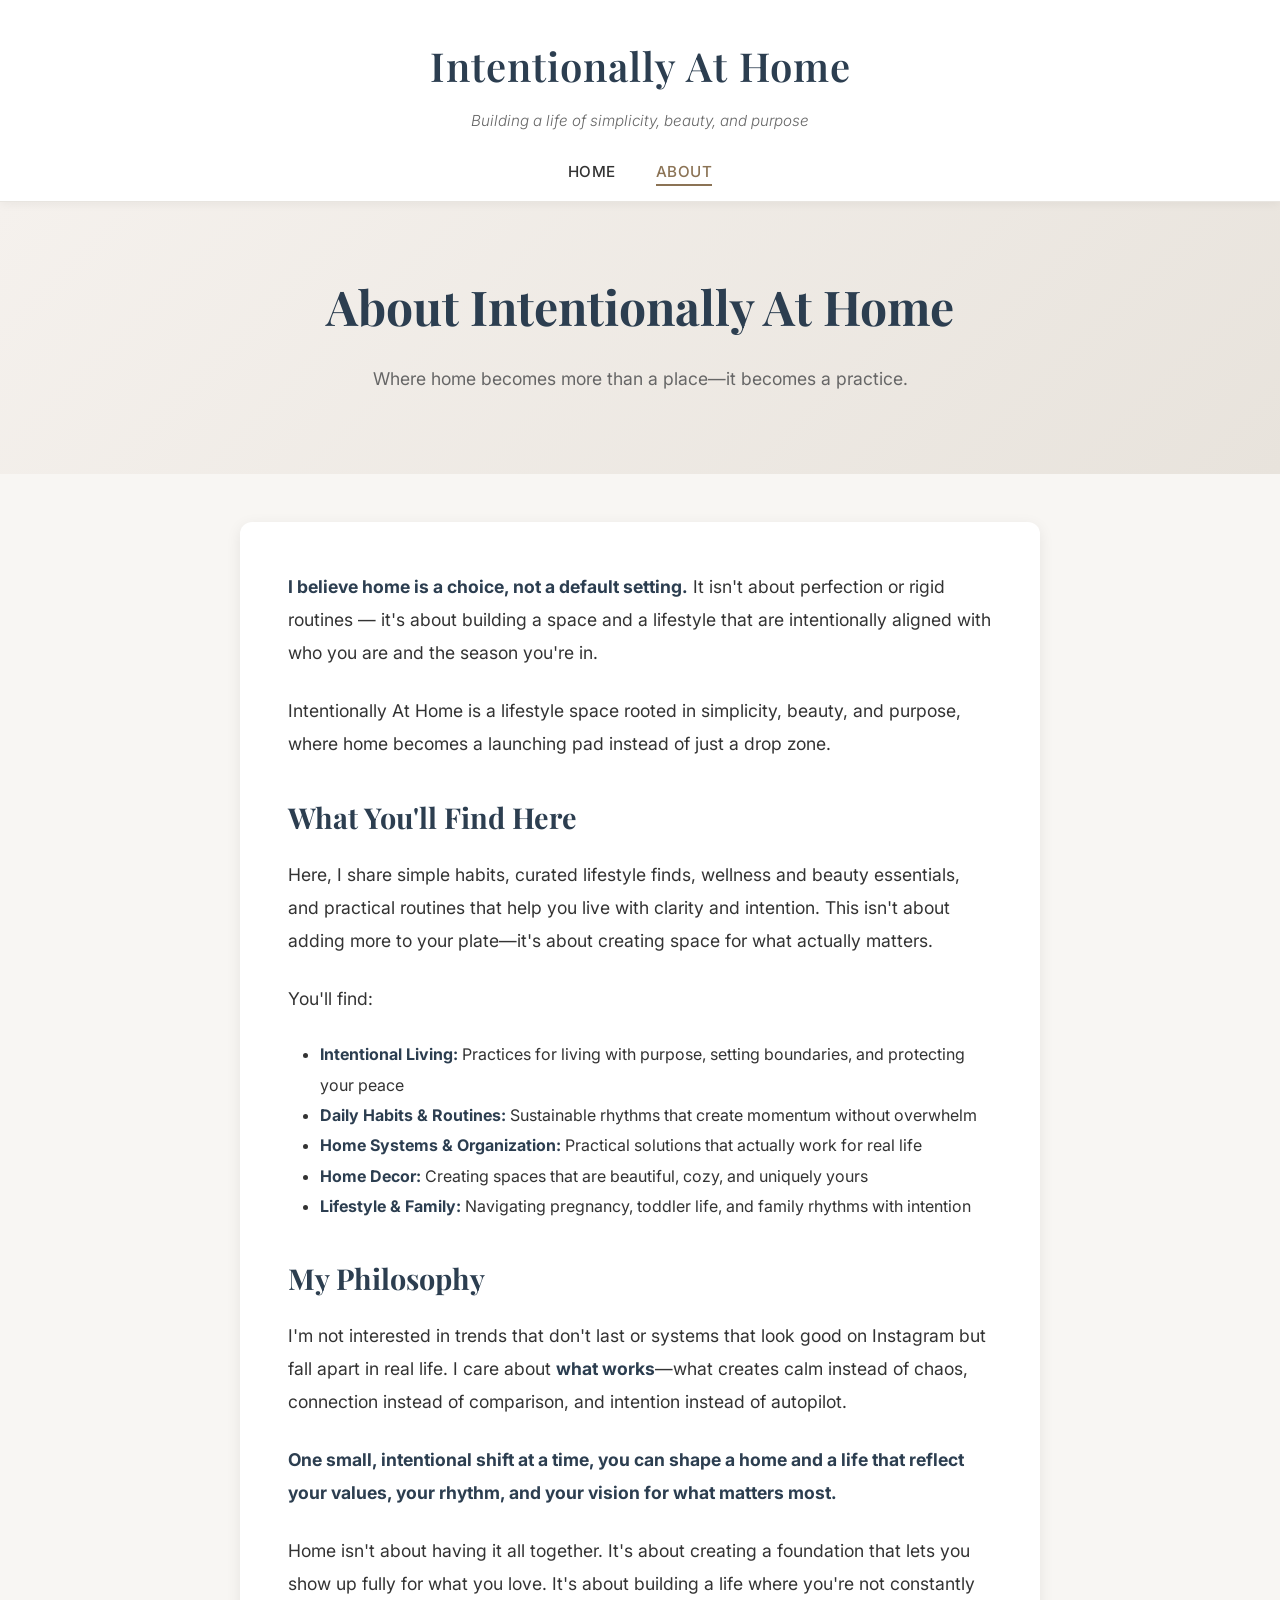
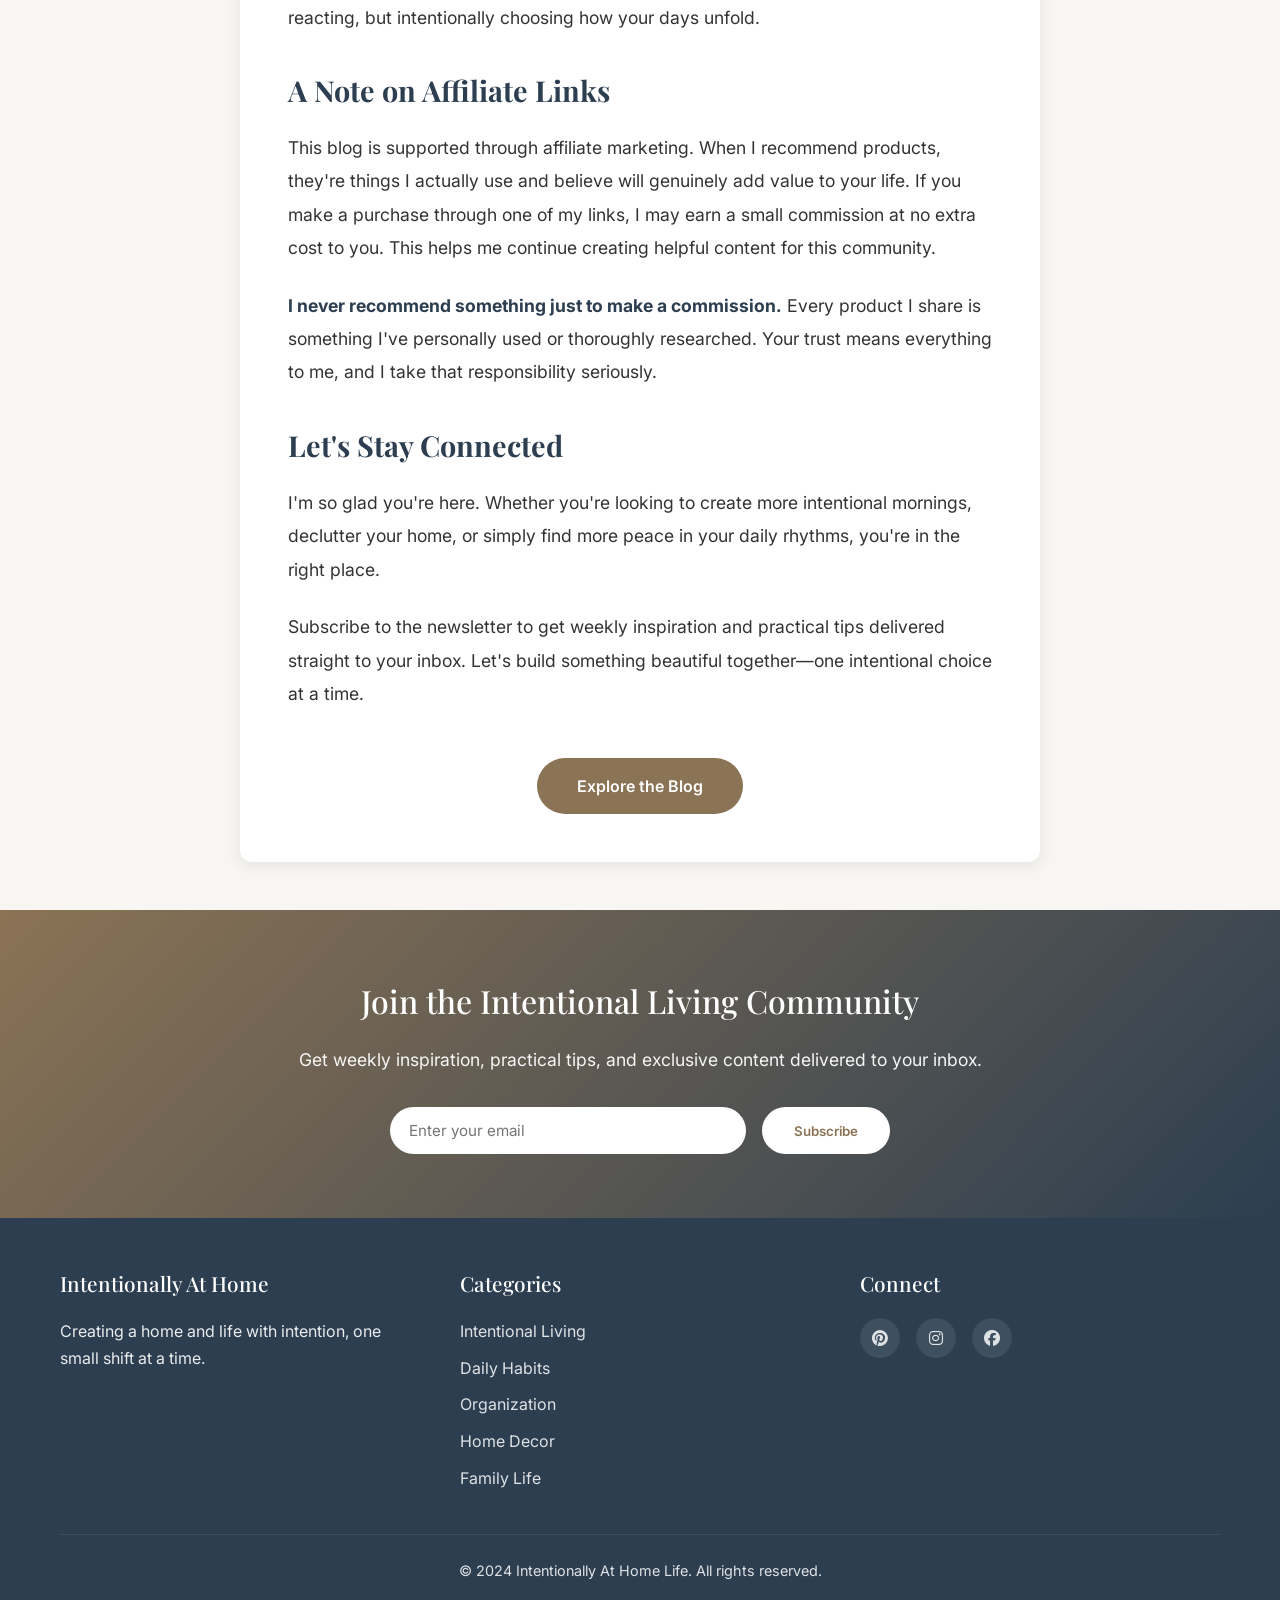
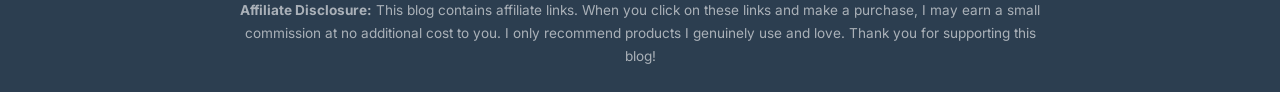
<file: about.html>
<!DOCTYPE html>
<html lang="en">
<head>
    <meta charset="UTF-8">
    <meta name="viewport" content="width=device-width, initial-scale=1.0">
    <title>About - Intentionally At Home Life</title>
    <meta name="description" content="Learn about Intentionally At Home Life - a lifestyle space rooted in simplicity, beauty, and purpose.">
    
    <!-- Google Fonts -->
    <link href="https://fonts.googleapis.com/css2?family=Playfair+Display:wght@400;500;600;700&family=Inter:wght@300;400;500;600&display=swap" rel="stylesheet">
    
    <!-- Font Awesome -->
    <link rel="stylesheet" href="https://cdn.jsdelivr.net/npm/@fortawesome/fontawesome-free@6.4.0/css/all.min.css">
    
    <!-- Custom CSS -->
    <link rel="stylesheet" href="style.css">
</head>
<body>
    <!-- Header -->
    <header class="site-header">
        <div class="container">
            <div class="header-content">
                <h1 class="site-title"><a href="index.html" style="text-decoration: none; color: inherit;">Intentionally At Home</a></h1>
                <p class="site-tagline">Building a life of simplicity, beauty, and purpose</p>
            </div>
            <nav class="main-nav">
                <ul>
                    <li><a href="index.html">Home</a></li>
                    <li><a href="about.html" class="active">About</a></li>
                </ul>
            </nav>
        </div>
    </header>

    <!-- About Hero -->
    <section class="about-hero">
        <div class="container">
            <h1>About Intentionally At Home</h1>
            <p style="font-size: 1.1rem; color: #666; max-width: 700px; margin: 1rem auto;">Where home becomes more than a place—it becomes a practice.</p>
        </div>
    </section>

    <!-- About Content -->
    <article class="about-content">
        <p><strong>I believe home is a choice, not a default setting.</strong> It isn't about perfection or rigid routines — it's about building a space and a lifestyle that are intentionally aligned with who you are and the season you're in.</p>

        <p>Intentionally At Home is a lifestyle space rooted in simplicity, beauty, and purpose, where home becomes a launching pad instead of just a drop zone.</p>

        <h2 style="font-family: 'Playfair Display', serif; font-size: 1.8rem; color: #2c3e50; margin: 2rem 0 1rem;">What You'll Find Here</h2>

        <p>Here, I share simple habits, curated lifestyle finds, wellness and beauty essentials, and practical routines that help you live with clarity and intention. This isn't about adding more to your plate—it's about creating space for what actually matters.</p>

        <p>You'll find:</p>
        <ul style="margin-left: 2rem; line-height: 1.9;">
            <li><strong>Intentional Living:</strong> Practices for living with purpose, setting boundaries, and protecting your peace</li>
            <li><strong>Daily Habits & Routines:</strong> Sustainable rhythms that create momentum without overwhelm</li>
            <li><strong>Home Systems & Organization:</strong> Practical solutions that actually work for real life</li>
            <li><strong>Home Decor:</strong> Creating spaces that are beautiful, cozy, and uniquely yours</li>
            <li><strong>Lifestyle & Family:</strong> Navigating pregnancy, toddler life, and family rhythms with intention</li>
        </ul>

        <h2 style="font-family: 'Playfair Display', serif; font-size: 1.8rem; color: #2c3e50; margin: 2rem 0 1rem;">My Philosophy</h2>

        <p>I'm not interested in trends that don't last or systems that look good on Instagram but fall apart in real life. I care about <strong>what works</strong>—what creates calm instead of chaos, connection instead of comparison, and intention instead of autopilot.</p>

        <p><strong>One small, intentional shift at a time, you can shape a home and a life that reflect your values, your rhythm, and your vision for what matters most.</strong></p>

        <p>Home isn't about having it all together. It's about creating a foundation that lets you show up fully for what you love. It's about building a life where you're not constantly reacting, but intentionally choosing how your days unfold.</p>

        <h2 style="font-family: 'Playfair Display', serif; font-size: 1.8rem; color: #2c3e50; margin: 2rem 0 1rem;">A Note on Affiliate Links</h2>

        <p>This blog is supported through affiliate marketing. When I recommend products, they're things I actually use and believe will genuinely add value to your life. If you make a purchase through one of my links, I may earn a small commission at no extra cost to you. This helps me continue creating helpful content for this community.</p>

        <p><strong>I never recommend something just to make a commission.</strong> Every product I share is something I've personally used or thoroughly researched. Your trust means everything to me, and I take that responsibility seriously.</p>

        <h2 style="font-family: 'Playfair Display', serif; font-size: 1.8rem; color: #2c3e50; margin: 2rem 0 1rem;">Let's Stay Connected</h2>

        <p>I'm so glad you're here. Whether you're looking to create more intentional mornings, declutter your home, or simply find more peace in your daily rhythms, you're in the right place.</p>

        <p>Subscribe to the newsletter to get weekly inspiration and practical tips delivered straight to your inbox. Let's build something beautiful together—one intentional choice at a time.</p>

        <div style="text-align: center; margin-top: 3rem;">
            <a href="index.html" style="display: inline-block; padding: 0.9rem 2.5rem; background-color: #8b7355; color: white; text-decoration: none; border-radius: 30px; font-weight: 600; transition: all 0.3s ease;">Explore the Blog</a>
        </div>
    </article>

    <!-- Newsletter Section -->
    <section class="newsletter">
        <div class="container">
            <div class="newsletter-content">
                <h3>Join the Intentional Living Community</h3>
                <p>Get weekly inspiration, practical tips, and exclusive content delivered to your inbox.</p>
                <form class="newsletter-form" onsubmit="return false;">
                    <input type="email" placeholder="Enter your email" required>
                    <button type="submit">Subscribe</button>
                </form>
            </div>
        </div>
    </section>

    <!-- Footer -->
    <footer class="site-footer">
        <div class="container">
            <div class="footer-content">
                <div class="footer-section">
                    <h4>Intentionally At Home</h4>
                    <p>Creating a home and life with intention, one small shift at a time.</p>
                </div>
                <div class="footer-section">
                    <h4>Categories</h4>
                    <ul>
                        <li><a href="index.html">Intentional Living</a></li>
                        <li><a href="index.html">Daily Habits</a></li>
                        <li><a href="index.html">Organization</a></li>
                        <li><a href="index.html">Home Decor</a></li>
                        <li><a href="index.html">Family Life</a></li>
                    </ul>
                </div>
                <div class="footer-section">
                    <h4>Connect</h4>
                    <div class="social-links">
                        <a href="#" aria-label="Pinterest"><i class="fab fa-pinterest"></i></a>
                        <a href="#" aria-label="Instagram"><i class="fab fa-instagram"></i></a>
                        <a href="#" aria-label="Facebook"><i class="fab fa-facebook"></i></a>
                    </div>
                </div>
            </div>
            <div class="footer-bottom">
                <p>&copy; 2024 Intentionally At Home Life. All rights reserved.</p>
                <p class="disclosure"><strong>Affiliate Disclosure:</strong> This blog contains affiliate links. When you click on these links and make a purchase, I may earn a small commission at no additional cost to you. I only recommend products I genuinely use and love. Thank you for supporting this blog!</p>
            </div>
        </div>
    </footer>

    <!-- JavaScript -->
    <script>
        // Newsletter form handling
        document.addEventListener('DOMContentLoaded', function() {
            const newsletterForm = document.querySelector('.newsletter-form');
            if (newsletterForm) {
                newsletterForm.addEventListener('submit', function(e) {
                    e.preventDefault();
                    const email = this.querySelector('input[type="email"]').value;
                    alert('Thank you for subscribing! We\'ll be in touch soon.');
                    this.reset();
                });
            }
        });
    </script>
</body>
</html>
</file>
<file: style.css>
/* Reset and Base Styles */
* {
    margin: 0;
    padding: 0;
    box-sizing: border-box;
}

:root {
    --primary-color: #2c3e50;
    --secondary-color: #8b7355;
    --accent-color: #c9a27a;
    --light-bg: #f8f6f3;
    --white: #ffffff;
    --text-dark: #333333;
    --text-light: #666666;
    --border-color: #e8e5e0;
    
    --font-serif: 'Playfair Display', serif;
    --font-sans: 'Inter', sans-serif;
    
    --transition: all 0.3s ease;
}

body {
    font-family: var(--font-sans);
    color: var(--text-dark);
    line-height: 1.7;
    background-color: var(--light-bg);
}

.container {
    max-width: 1200px;
    margin: 0 auto;
    padding: 0 20px;
}

/* Header */
.site-header {
    background-color: var(--white);
    border-bottom: 1px solid var(--border-color);
    padding: 2rem 0 1rem;
    position: sticky;
    top: 0;
    z-index: 1000;
    box-shadow: 0 2px 10px rgba(0,0,0,0.05);
}

.header-content {
    text-align: center;
    margin-bottom: 1.5rem;
}

.site-title {
    font-family: var(--font-serif);
    font-size: 2.5rem;
    font-weight: 600;
    color: var(--primary-color);
    margin-bottom: 0.5rem;
    letter-spacing: 1px;
}

.site-tagline {
    font-size: 0.95rem;
    color: var(--text-light);
    font-weight: 300;
    font-style: italic;
}

.main-nav ul {
    list-style: none;
    display: flex;
    justify-content: center;
    gap: 2.5rem;
    flex-wrap: wrap;
}

.main-nav a {
    text-decoration: none;
    color: var(--text-dark);
    font-weight: 500;
    font-size: 0.95rem;
    text-transform: uppercase;
    letter-spacing: 0.5px;
    transition: var(--transition);
    position: relative;
}

.main-nav a:hover,
.main-nav a.active {
    color: var(--secondary-color);
}

.main-nav a.active::after {
    content: '';
    position: absolute;
    bottom: -5px;
    left: 0;
    width: 100%;
    height: 2px;
    background-color: var(--secondary-color);
}

/* Dropdown */
.dropdown {
    position: relative;
}

.category-toggle {
    cursor: pointer;
}

.dropdown-menu {
    display: none;
    position: absolute;
    top: 100%;
    left: 50%;
    transform: translateX(-50%);
    background-color: var(--white);
    border: 1px solid var(--border-color);
    border-radius: 8px;
    box-shadow: 0 4px 20px rgba(0,0,0,0.1);
    min-width: 250px;
    margin-top: 10px;
    z-index: 100;
}

/* 🔹 only show when JS adds .open */
.dropdown-menu.open {
    display: block;
}

.dropdown-menu li {
    border-bottom: 1px solid var(--border-color);
}

.dropdown-menu li:last-child {
    border-bottom: none;
}

.dropdown-menu a {
    display: block;
    padding: 12px 20px;
    color: var(--text-dark);
    text-transform: none;
    letter-spacing: 0;
    font-weight: 400;
    
}

/* Hero Section */
.hero {
    background: linear-gradient(135deg, #f5f1ed 0%, #e8e3dc 100%);
    padding: 4rem 0;
    text-align: center;
}

.hero-content h2 {
    font-family: var(--font-serif);
    font-size: 2.5rem;
    color: var(--primary-color);
    margin-bottom: 1rem;
    font-weight: 500;
}

.hero-content p {
    font-size: 1.1rem;
    color: var(--text-light);
    max-width: 800px;
    margin: 0 auto;
    line-height: 1.8;
}

/* Filter Section */
.filter-section {
    background-color: var(--white);
    padding: 2rem 0;
    border-bottom: 1px solid var(--border-color);
}

.filter-buttons {
    display: flex;
    justify-content: center;
    gap: 1rem;
    flex-wrap: wrap;
}

.filter-btn {
    padding: 0.6rem 1.5rem;
    border: 2px solid var(--border-color);
    background-color: var(--white);
    color: var(--text-dark);
    font-family: var(--font-sans);
    font-size: 0.9rem;
    font-weight: 500;
    cursor: pointer;
    border-radius: 30px;
    transition: var(--transition);
    text-transform: capitalize;
}

.filter-btn:hover {
    border-color: var(--secondary-color);
    color: var(--secondary-color);
}

.filter-btn.active {
    background-color: var(--secondary-color);
    color: var(--white);
    border-color: var(--secondary-color);
}

/* Blog Posts Grid */
.blog-posts {
    padding: 4rem 0;
}

.posts-grid {
    display: grid;
    grid-template-columns: repeat(auto-fill, minmax(350px, 1fr));
    gap: 2.5rem;
}

.post-card {
    background-color: var(--white);
    border-radius: 12px;
    overflow: hidden;
    box-shadow: 0 4px 15px rgba(0,0,0,0.08);
    transition: var(--transition);
    display: flex;
    flex-direction: column;
}

.post-card:hover {
    transform: translateY(-5px);
    box-shadow: 0 8px 25px rgba(0,0,0,0.12);
}

.post-image {
    width: 100%;
    height: 250px;
    object-fit: cover;
}

.post-content {
    padding: 1.8rem;
    flex: 1;
    display: flex;
    flex-direction: column;
}

.post-category {
    font-size: 0.8rem;
    color: var(--secondary-color);
    text-transform: uppercase;
    letter-spacing: 1px;
    font-weight: 600;
    margin-bottom: 0.8rem;
}

.post-title {
    font-family: var(--font-serif);
    font-size: 1.5rem;
    color: var(--primary-color);
    margin-bottom: 0.8rem;
    line-height: 1.4;
    font-weight: 500;
}

.post-title a {
    text-decoration: none;
    color: inherit;
    transition: var(--transition);
}

.post-title a:hover {
    color: var(--secondary-color);
}

.post-excerpt {
    color: var(--text-light);
    font-size: 0.95rem;
    line-height: 1.7;
    margin-bottom: 1.5rem;
    flex: 1;
}

.post-meta {
    display: flex;
    justify-content: space-between;
    align-items: center;
    font-size: 0.85rem;
    color: var(--text-light);
    padding-top: 1rem;
    border-top: 1px solid var(--border-color);
}

.post-date {
    display: flex;
    align-items: center;
    gap: 0.5rem;
}

.read-time {
    display: flex;
    align-items: center;
    gap: 0.5rem;
}

.read-more {
    display: inline-block;
    margin-top: 1rem;
    color: var(--secondary-color);
    font-weight: 600;
    text-decoration: none;
    font-size: 0.9rem;
    transition: var(--transition);
}

.read-more:hover {
    color: var(--primary-color);
}

.loading, .no-posts {
    text-align: center;
    padding: 3rem 0;
    color: var(--text-light);
    font-size: 1.1rem;
}

.loading i {
    font-size: 2rem;
    color: var(--secondary-color);
}

/* Newsletter Section */
.newsletter {
    background: linear-gradient(135deg, var(--secondary-color) 0%, var(--primary-color) 100%);
    padding: 4rem 0;
    text-align: center;
    color: var(--white);
}

.newsletter-content h3 {
    font-family: var(--font-serif);
    font-size: 2rem;
    margin-bottom: 1rem;
    font-weight: 500;
}

.newsletter-content p {
    font-size: 1.1rem;
    margin-bottom: 2rem;
    opacity: 0.95;
}

.newsletter-form {
    display: flex;
    max-width: 500px;
    margin: 0 auto;
    gap: 1rem;
}

.newsletter-form input {
    flex: 1;
    padding: 0.9rem 1.2rem;
    border: none;
    border-radius: 30px;
    font-size: 0.95rem;
    font-family: var(--font-sans);
}

.newsletter-form button {
    padding: 0.9rem 2rem;
    background-color: var(--white);
    color: var(--secondary-color);
    border: none;
    border-radius: 30px;
    font-weight: 600;
    cursor: pointer;
    transition: var(--transition);
    font-family: var(--font-sans);
}

.newsletter-form button:hover {
    background-color: var(--light-bg);
    transform: translateY(-2px);
}

/* Footer */
.site-footer {
    background-color: var(--primary-color);
    color: var(--white);
    padding: 3rem 0 1.5rem;
}

.footer-content {
    display: grid;
    grid-template-columns: repeat(auto-fit, minmax(250px, 1fr));
    gap: 2.5rem;
    margin-bottom: 2rem;
}

.footer-section h4 {
    font-family: var(--font-serif);
    font-size: 1.3rem;
    margin-bottom: 1rem;
    font-weight: 500;
}

.footer-section p {
    opacity: 0.9;
    line-height: 1.7;
}

.footer-section ul {
    list-style: none;
}

.footer-section ul li {
    margin-bottom: 0.6rem;
}

.footer-section a {
    color: var(--white);
    text-decoration: none;
    opacity: 0.85;
    transition: var(--transition);
}

.footer-section a:hover {
    opacity: 1;
    color: var(--accent-color);
}

.social-links {
    display: flex;
    gap: 1rem;
    margin-top: 1rem;
}

.social-links a {
    width: 40px;
    height: 40px;
    border-radius: 50%;
    background-color: rgba(255,255,255,0.1);
    display: flex;
    align-items: center;
    justify-content: center;
    transition: var(--transition);
}

.social-links a:hover {
    background-color: var(--accent-color);
}

.footer-bottom {
    border-top: 1px solid rgba(255,255,255,0.1);
    padding-top: 1.5rem;
    text-align: center;
    font-size: 0.9rem;
    opacity: 0.85;
}

.disclosure {
    margin-top: 1rem;
    font-size: 0.85rem;
    opacity: 0.7;
    max-width: 800px;
    margin-left: auto;
    margin-right: auto;
}

/* Blog Post Page Styles */
.post-header {
    background: linear-gradient(135deg, #f5f1ed 0%, #e8e3dc 100%);
    padding: 3rem 0;
    text-align: center;
}

.post-header h1 {
    font-family: var(--font-serif);
    font-size: 2.8rem;
    color: var(--primary-color);
    margin-bottom: 1rem;
    max-width: 900px;
    margin-left: auto;
    margin-right: auto;
    line-height: 1.3;
}

.post-header-meta {
    display: flex;
    justify-content: center;
    gap: 2rem;
    color: var(--text-light);
    font-size: 0.95rem;
}

.post-featured-image {
    width: 100%;
    max-width: 1000px;
    margin: 0 auto;
    display: block;
    border-radius: 12px;
    margin-top: 2rem;
}

.post-body {
    max-width: 800px;
    margin: 3rem auto;
    padding: 0 20px;
    background-color: var(--white);
    padding: 3rem;
    border-radius: 12px;
    box-shadow: 0 4px 15px rgba(0,0,0,0.08);
}

.post-body h2 {
    font-family: var(--font-serif);
    font-size: 1.8rem;
    color: var(--primary-color);
    margin: 2rem 0 1rem;
    font-weight: 500;
}

.post-body p {
    margin-bottom: 1.5rem;
    line-height: 1.8;
}

.post-body ul, .post-body ol {
    margin-bottom: 1.5rem;
    padding-left: 2rem;
    line-height: 1.8;
}

.post-body li {
    margin-bottom: 0.5rem;
}

.post-body strong {
    color: var(--primary-color);
    font-weight: 600;
}

.affiliate-link {
    color: var(--secondary-color);
    text-decoration: none;
    border-bottom: 1px solid var(--accent-color);
    transition: var(--transition);
    font-weight: 500;
}

.affiliate-link:hover {
    color: var(--primary-color);
    border-bottom-color: var(--primary-color);
}

.affiliate-disclosure {
    background-color: var(--light-bg);
    padding: 1.5rem;
    border-left: 4px solid var(--secondary-color);
    margin: 2rem 0;
    font-size: 0.9rem;
    color: var(--text-light);
    border-radius: 4px;
}

.back-link {
    display: inline-block;
    margin: 2rem 0;
    color: var(--secondary-color);
    text-decoration: none;
    font-weight: 600;
    transition: var(--transition);
}

.back-link:hover {
    color: var(--primary-color);
}

/* About Page */
.about-hero {
    background: linear-gradient(135deg, #f5f1ed 0%, #e8e3dc 100%);
    padding: 4rem 0;
    text-align: center;
}

.about-hero h1 {
    font-family: var(--font-serif);
    font-size: 3rem;
    color: var(--primary-color);
    margin-bottom: 1rem;
}

.about-content {
    max-width: 800px;
    margin: 3rem auto;
    padding: 0 20px;
    background-color: var(--white);
    padding: 3rem;
    border-radius: 12px;
    box-shadow: 0 4px 15px rgba(0,0,0,0.08);
}

.about-content p {
    font-size: 1.1rem;
    line-height: 1.9;
    margin-bottom: 1.5rem;
    color: var(--text-dark);
}

.about-content strong {
    color: var(--primary-color);
}

/* Responsive Design */
@media (max-width: 768px) {
    .site-title {
        font-size: 2rem;
    }
    
    .hero-content h2 {
        font-size: 2rem;
    }
    
    .hero-content p {
        font-size: 1rem;
    }
    
    .posts-grid {
        grid-template-columns: 1fr;
    }
    
    .filter-buttons {
        gap: 0.5rem;
    }
    
    .filter-btn {
        padding: 0.5rem 1rem;
        font-size: 0.85rem;
    }
    
    .newsletter-form {
        flex-direction: column;
    }
    
    .footer-content {
        grid-template-columns: 1fr;
        text-align: center;
    }
    
    .social-links {
        justify-content: center;
    }
    
    .main-nav ul {
        gap: 1.5rem;
    }
    
    .post-header h1 {
        font-size: 2rem;
    }
    
    .post-body {
        padding: 2rem 1.5rem;
    }
    
    .dropdown-menu {
        position: static;
        transform: none;
        margin-top: 10px;
    }
}

@media (max-width: 480px) {
    .site-title {
        font-size: 1.6rem;
    }
    
    .post-title {
        font-size: 1.3rem;
    }
}

/* Dropdown open state for JS-controlled menu */
.dropdown-menu.open {
    display: block;
}
</file>
